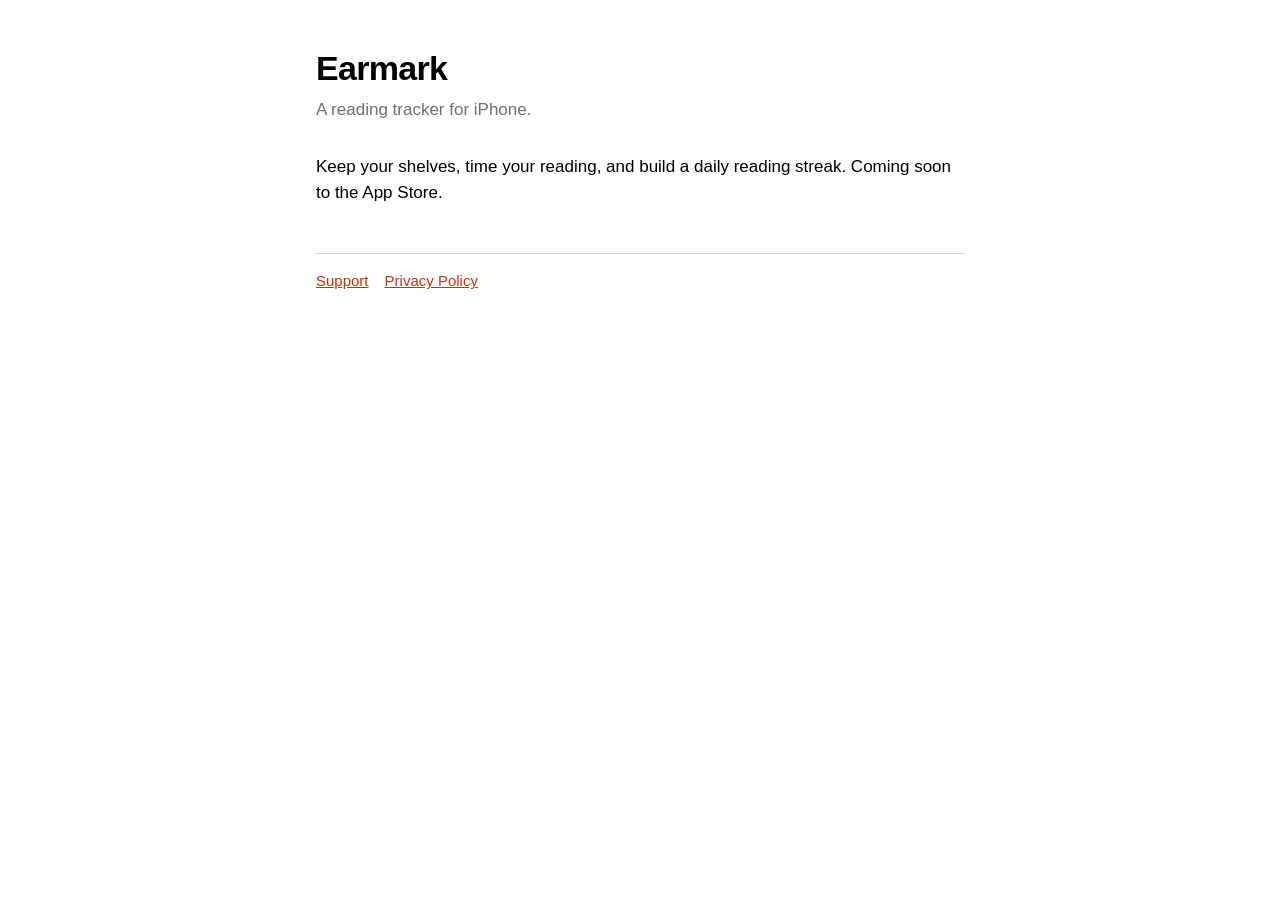
<file: index.html>
<!doctype html>
<html lang="en">
<head>
<meta charset="utf-8">
<meta name="viewport" content="width=device-width, initial-scale=1">
<title>Earmark</title>
<meta name="description" content="Earmark is a reading tracker for iPhone: shelves, reading streaks and daily goals.">
<link rel="stylesheet" href="/style.css">
</head>
<body>
<main>
<h1>Earmark</h1>
<p class="meta">A reading tracker for iPhone.</p>
<p>Keep your shelves, time your reading, and build a daily reading streak. Coming soon to the App Store.</p>
<nav><a href="/support">Support</a><a href="/privacy">Privacy Policy</a></nav>
</main>
</body>
</html>
</file>
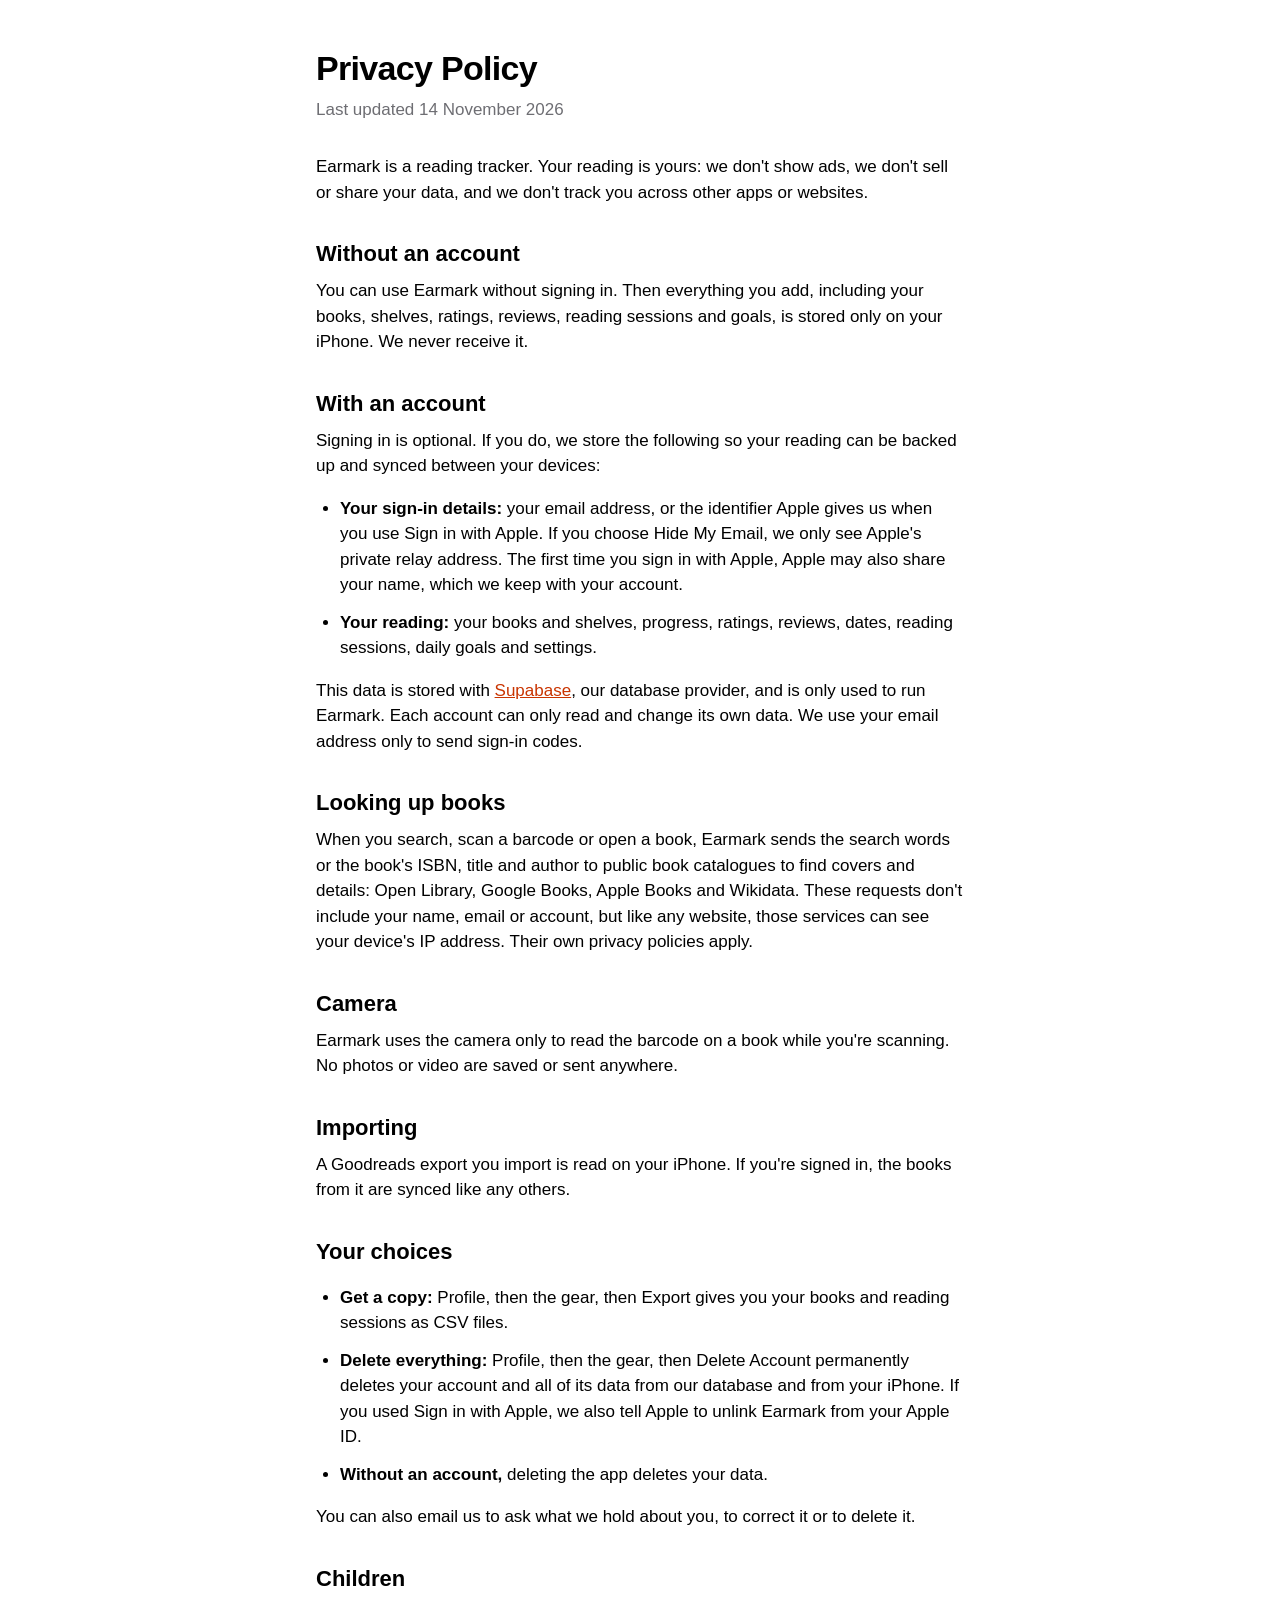
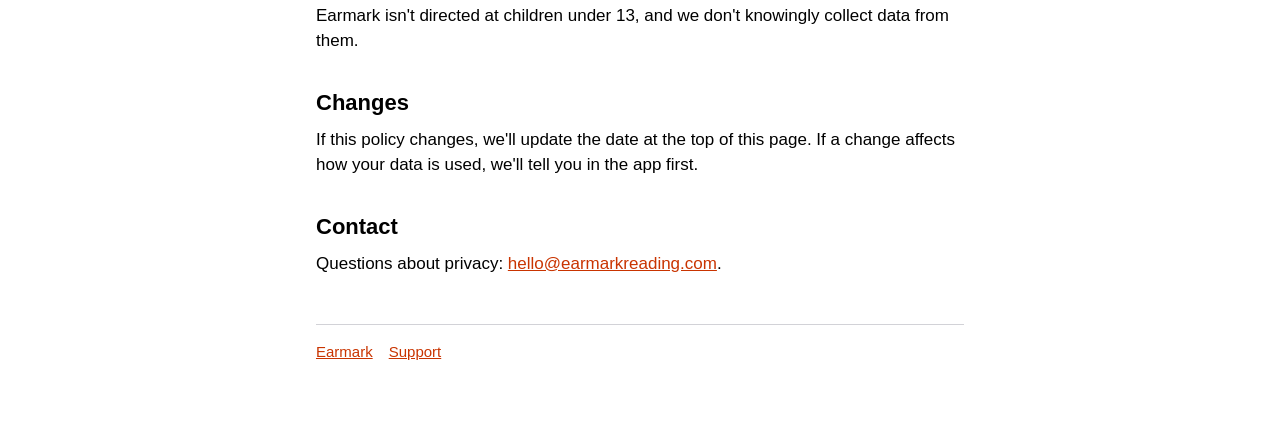
<file: privacy.html>
<!doctype html>
<html lang="en">
<head>
<meta charset="utf-8">
<meta name="viewport" content="width=device-width, initial-scale=1">
<title>Earmark Privacy Policy</title>
<link rel="stylesheet" href="/style.css">
</head>
<body>
<main>
<h1>Privacy Policy</h1>
<p class="meta">Last updated 14 November 2026</p>

<p>Earmark is a reading tracker. Your reading is yours: we don't show ads, we don't sell or share your data, and we don't track you across other apps or websites.</p>

<h2>Without an account</h2>
<p>You can use Earmark without signing in. Then everything you add, including your books, shelves, ratings, reviews, reading sessions and goals, is stored only on your iPhone. We never receive it.</p>

<h2>With an account</h2>
<p>Signing in is optional. If you do, we store the following so your reading can be backed up and synced between your devices:</p>
<ul>
<li><strong>Your sign-in details:</strong> your email address, or the identifier Apple gives us when you use Sign in with Apple. If you choose Hide My Email, we only see Apple's private relay address. The first time you sign in with Apple, Apple may also share your name, which we keep with your account.</li>
<li><strong>Your reading:</strong> your books and shelves, progress, ratings, reviews, dates, reading sessions, daily goals and settings.</li>
</ul>
<p>This data is stored with <a href="https://supabase.com">Supabase</a>, our database provider, and is only used to run Earmark. Each account can only read and change its own data. We use your email address only to send sign-in codes.</p>

<h2>Looking up books</h2>
<p>When you search, scan a barcode or open a book, Earmark sends the search words or the book's ISBN, title and author to public book catalogues to find covers and details: Open Library, Google Books, Apple Books and Wikidata. These requests don't include your name, email or account, but like any website, those services can see your device's IP address. Their own privacy policies apply.</p>

<h2>Camera</h2>
<p>Earmark uses the camera only to read the barcode on a book while you're scanning. No photos or video are saved or sent anywhere.</p>

<h2>Importing</h2>
<p>A Goodreads export you import is read on your iPhone. If you're signed in, the books from it are synced like any others.</p>

<h2>Your choices</h2>
<ul>
<li><strong>Get a copy:</strong> Profile, then the gear, then Export gives you your books and reading sessions as CSV files.</li>
<li><strong>Delete everything:</strong> Profile, then the gear, then Delete Account permanently deletes your account and all of its data from our database and from your iPhone. If you used Sign in with Apple, we also tell Apple to unlink Earmark from your Apple ID.</li>
<li><strong>Without an account,</strong> deleting the app deletes your data.</li>
</ul>
<p>You can also email us to ask what we hold about you, to correct it or to delete it.</p>

<h2>Children</h2>
<p>Earmark isn't directed at children under 13, and we don't knowingly collect data from them.</p>

<h2>Changes</h2>
<p>If this policy changes, we'll update the date at the top of this page. If a change affects how your data is used, we'll tell you in the app first.</p>

<h2>Contact</h2>
<p>Questions about privacy: <a href="mailto:hello@earmarkreading.com">hello@earmarkreading.com</a>.</p>

<nav><a href="/">Earmark</a><a href="/support">Support</a></nav>
</main>
</body>
</html>
</file>
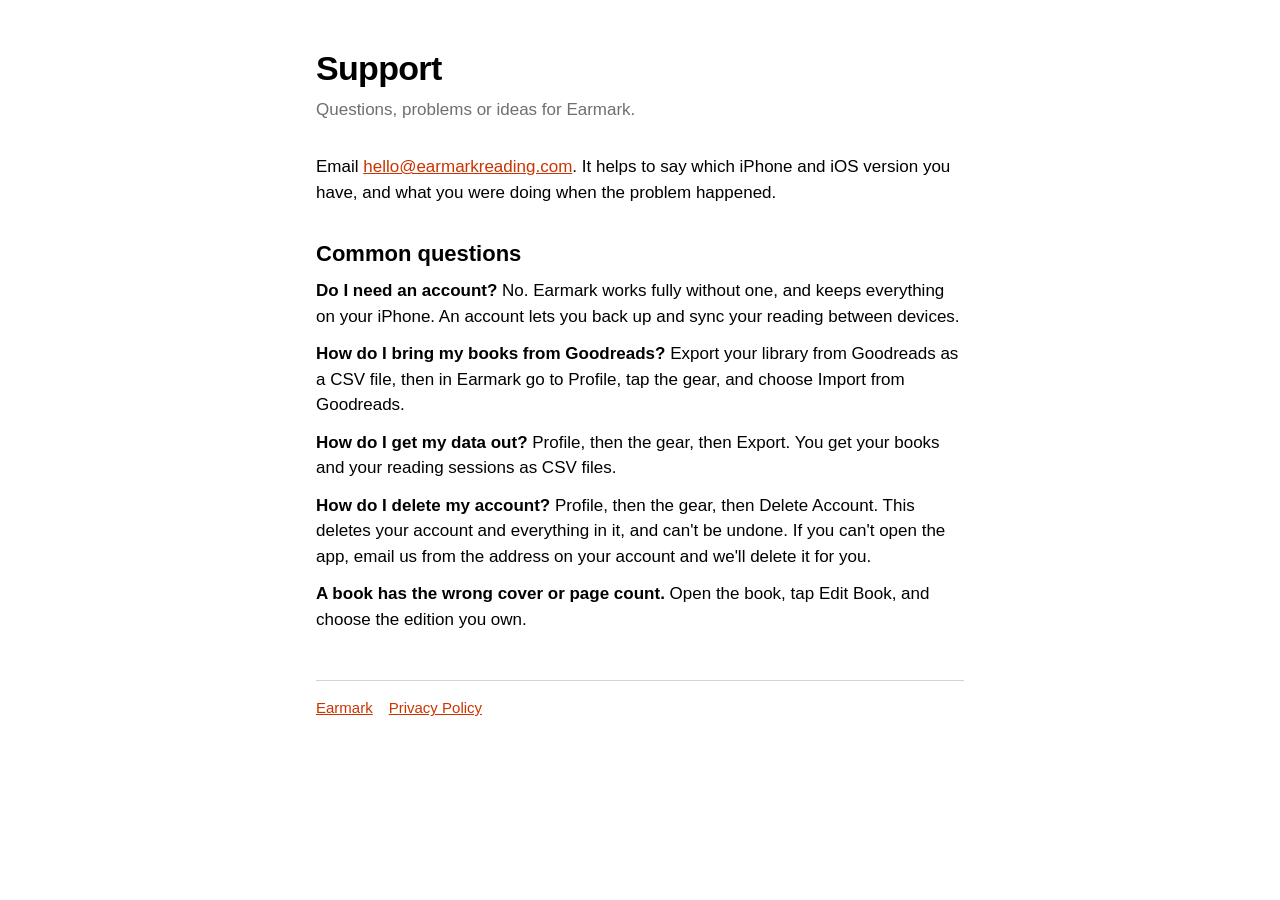
<file: support.html>
<!doctype html>
<html lang="en">
<head>
<meta charset="utf-8">
<meta name="viewport" content="width=device-width, initial-scale=1">
<title>Earmark Support</title>
<link rel="stylesheet" href="/style.css">
</head>
<body>
<main>
<h1>Support</h1>
<p class="meta">Questions, problems or ideas for Earmark.</p>

<p>Email <a href="mailto:hello@earmarkreading.com">hello@earmarkreading.com</a>. It helps to say which iPhone and iOS version you have, and what you were doing when the problem happened.</p>

<h2>Common questions</h2>
<p><strong>Do I need an account?</strong> No. Earmark works fully without one, and keeps everything on your iPhone. An account lets you back up and sync your reading between devices.</p>
<p><strong>How do I bring my books from Goodreads?</strong> Export your library from Goodreads as a CSV file, then in Earmark go to Profile, tap the gear, and choose Import from Goodreads.</p>
<p><strong>How do I get my data out?</strong> Profile, then the gear, then Export. You get your books and your reading sessions as CSV files.</p>
<p><strong>How do I delete my account?</strong> Profile, then the gear, then Delete Account. This deletes your account and everything in it, and can't be undone. If you can't open the app, email us from the address on your account and we'll delete it for you.</p>
<p><strong>A book has the wrong cover or page count.</strong> Open the book, tap Edit Book, and choose the edition you own.</p>

<nav><a href="/">Earmark</a><a href="/privacy">Privacy Policy</a></nav>
</main>
</body>
</html>
</file>
<file: style.css>
:root { color-scheme: light dark; --text: #000; --secondary: #6e6e73; --bg: #fff; --rule: #d2d2d7; --accent: #c93400; }
@media (prefers-color-scheme: dark) { :root { --text: #fff; --secondary: #98989d; --bg: #000; --rule: #38383a; --accent: #ff9f0a; } }
* { box-sizing: border-box; }
body { margin: 0; background: var(--bg); color: var(--text); font: 17px/1.5 -apple-system, BlinkMacSystemFont, "SF Pro Text", "Helvetica Neue", sans-serif; }
main { max-width: 680px; margin: 0 auto; padding: 48px 16px 64px; }
h1 { font-size: 34px; line-height: 1.2; letter-spacing: -0.02em; margin: 0 0 8px; }
h2 { font-size: 22px; margin: 32px 0 8px; }
p, li { margin: 0 0 12px; }
ul { padding-left: 24px; }
a { color: var(--accent); }
.meta { color: var(--secondary); margin-bottom: 32px; }
nav { border-top: 1px solid var(--rule); margin-top: 48px; padding-top: 16px; color: var(--secondary); font-size: 15px; }
nav a { margin-right: 16px; }
</file>
